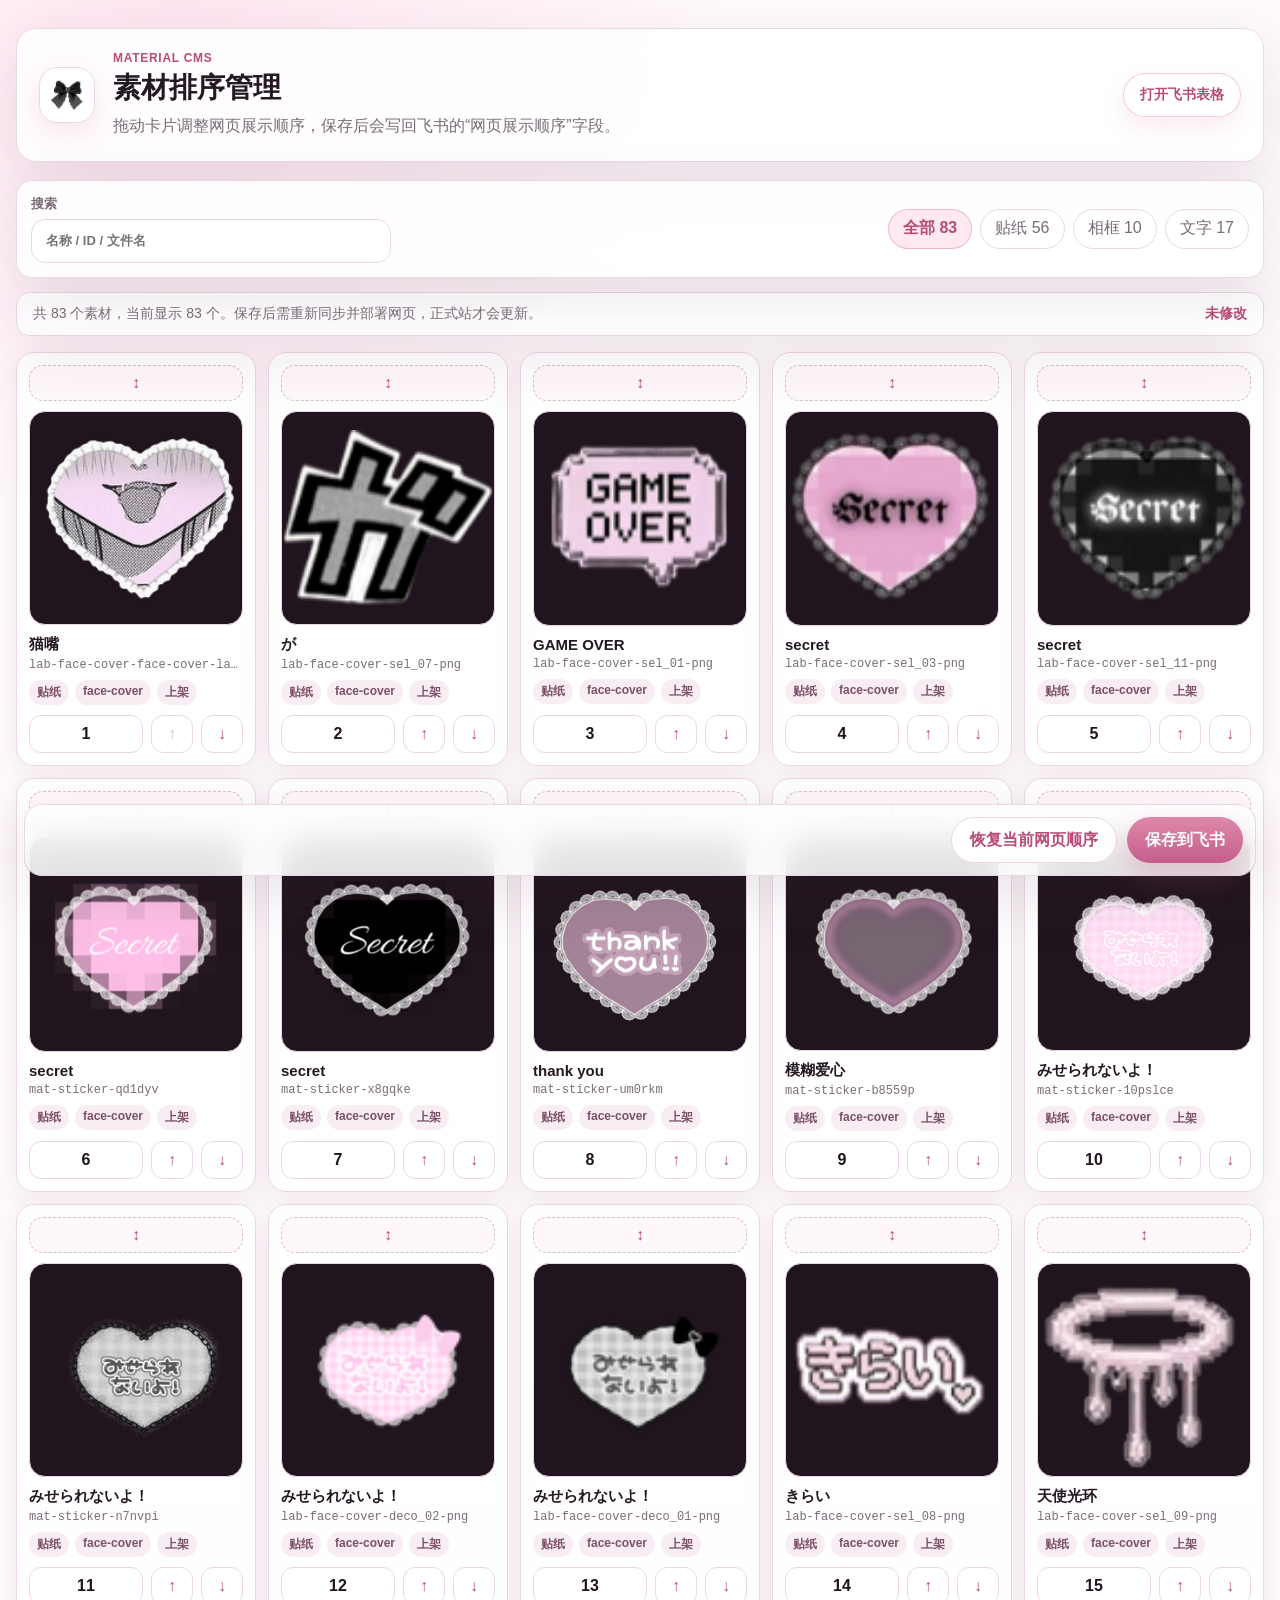
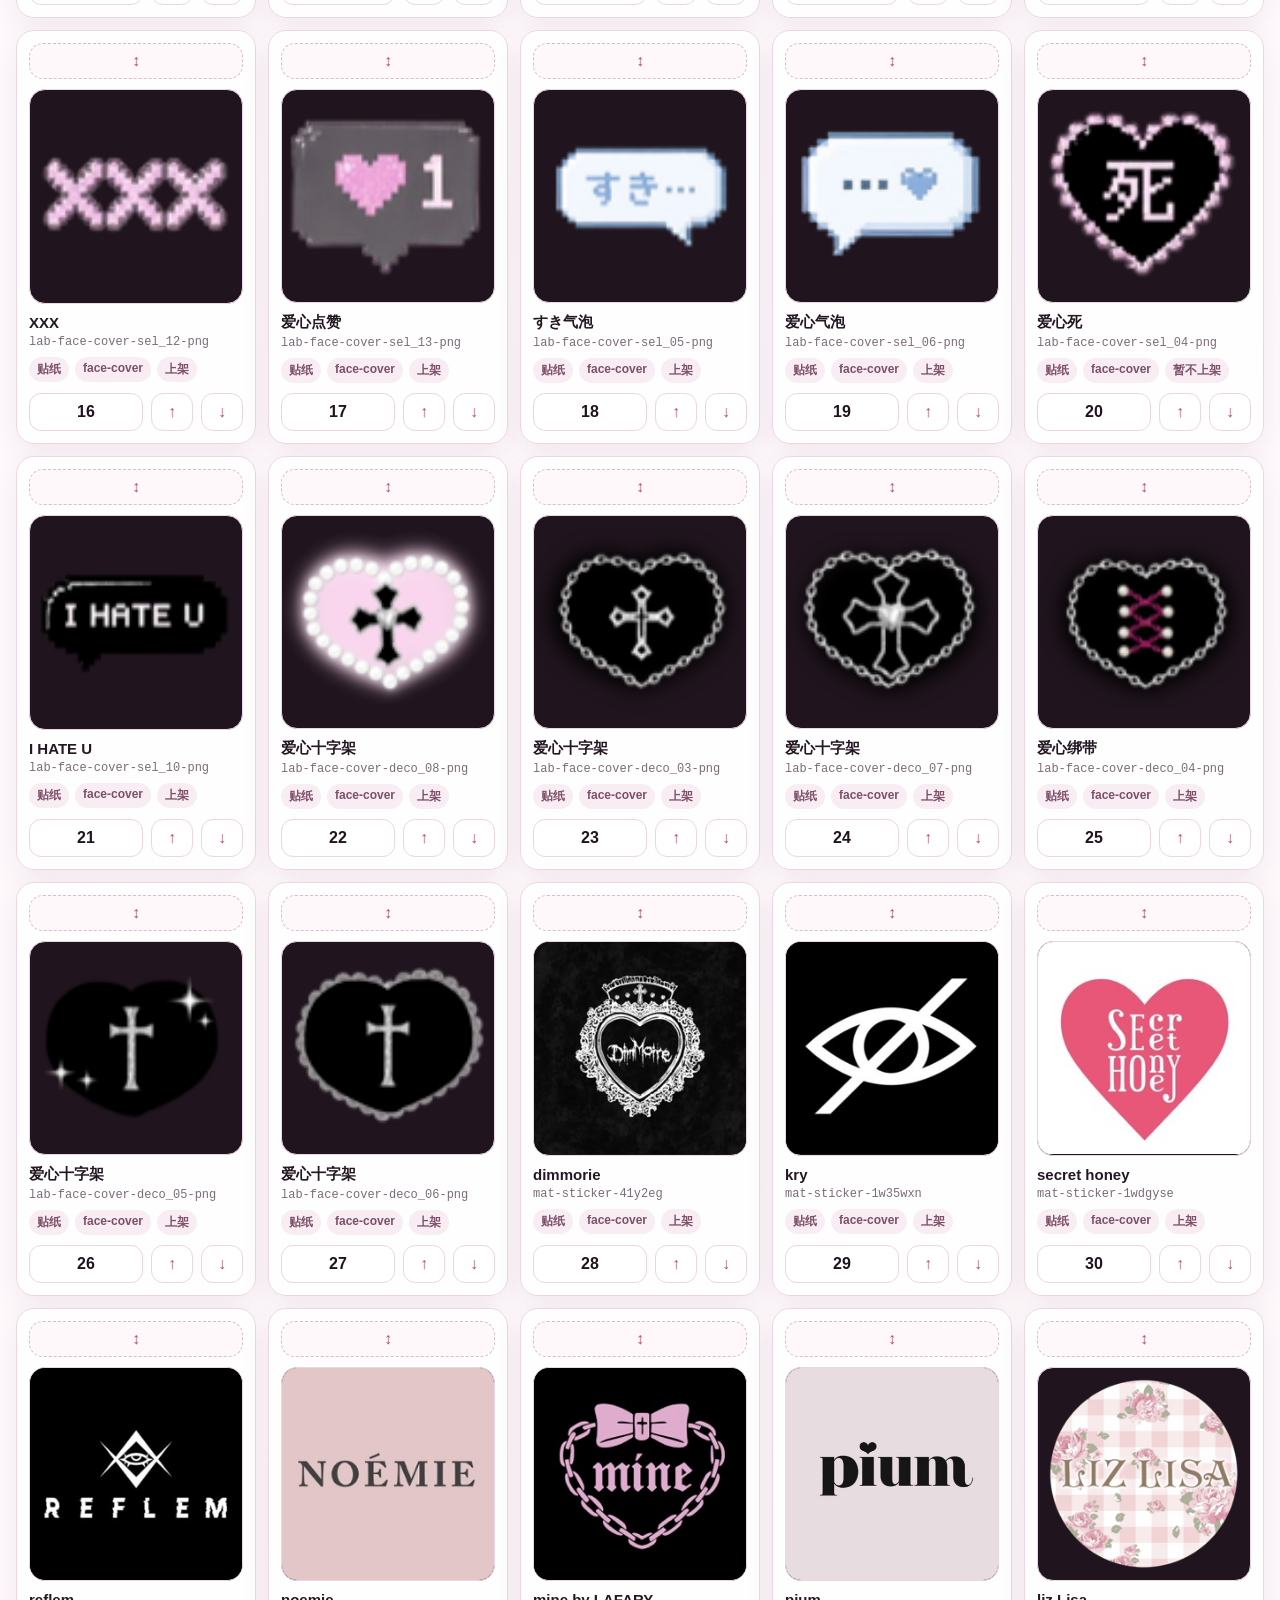
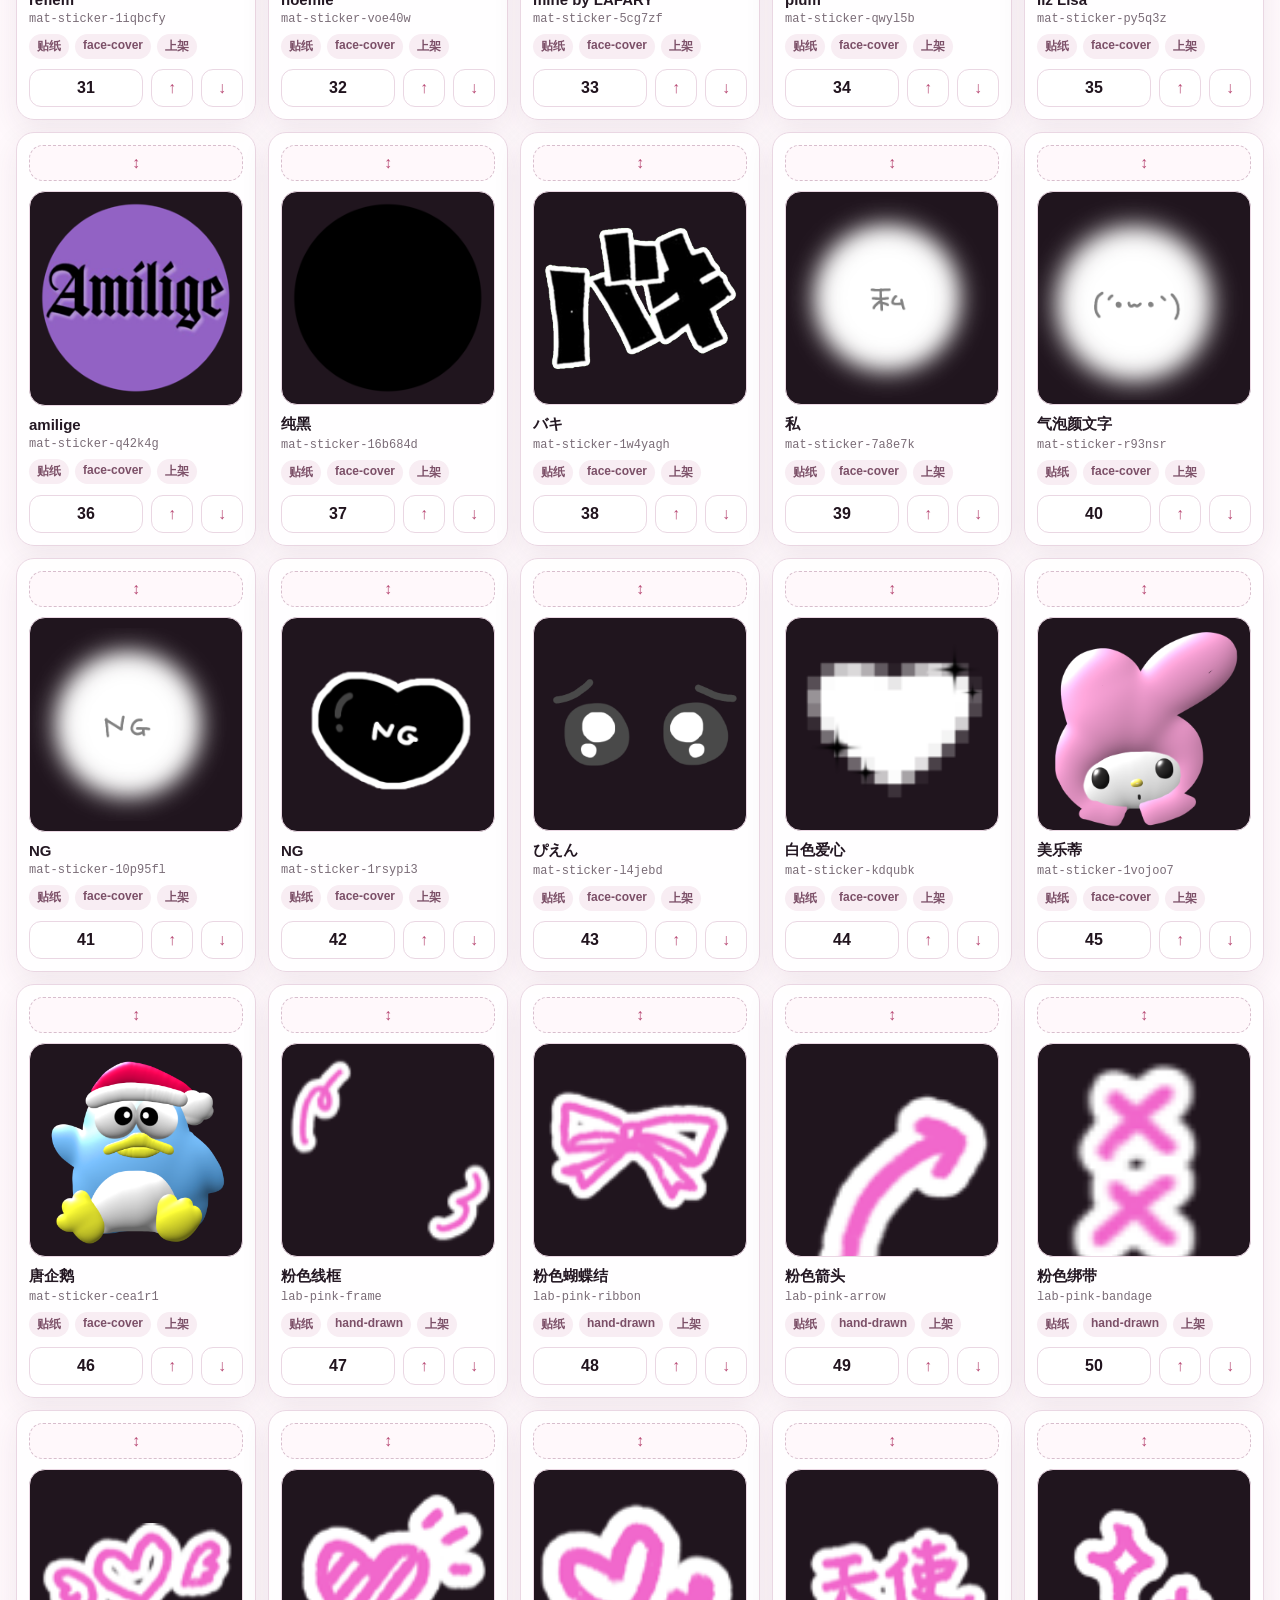
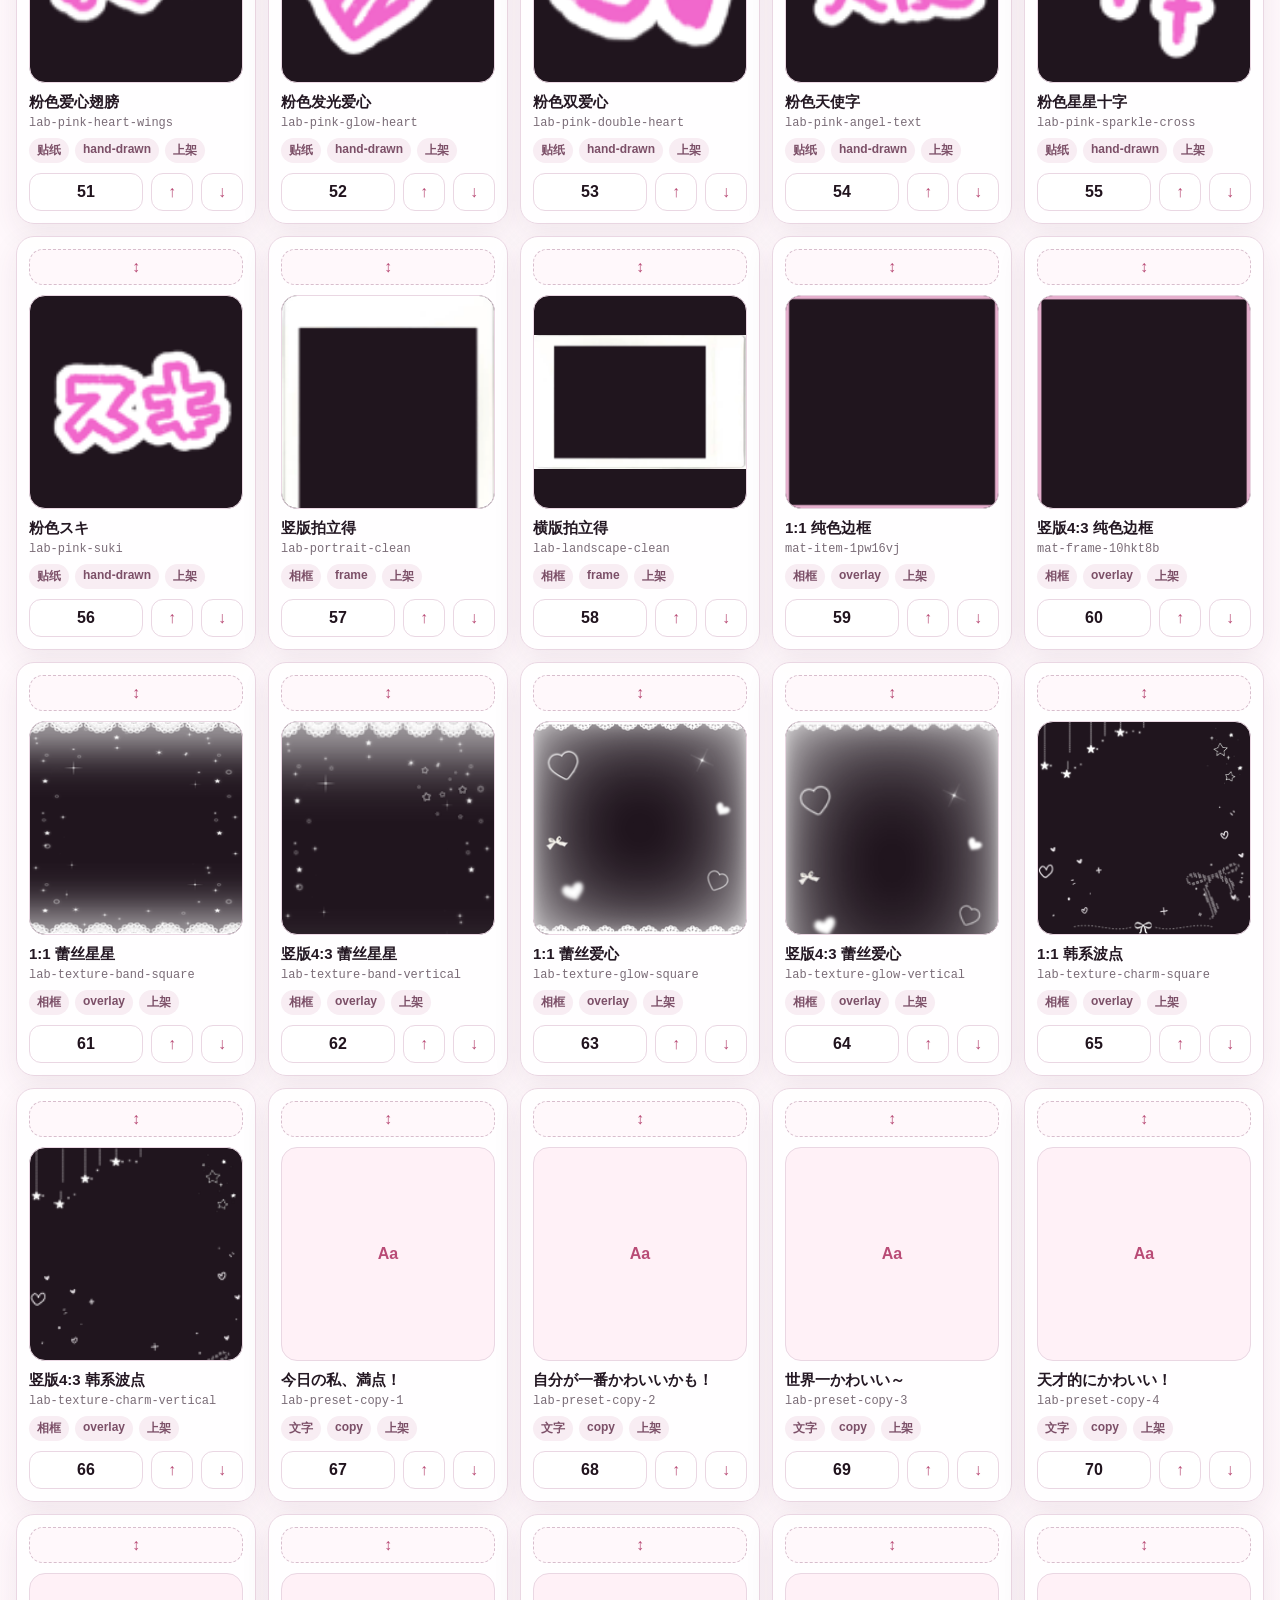
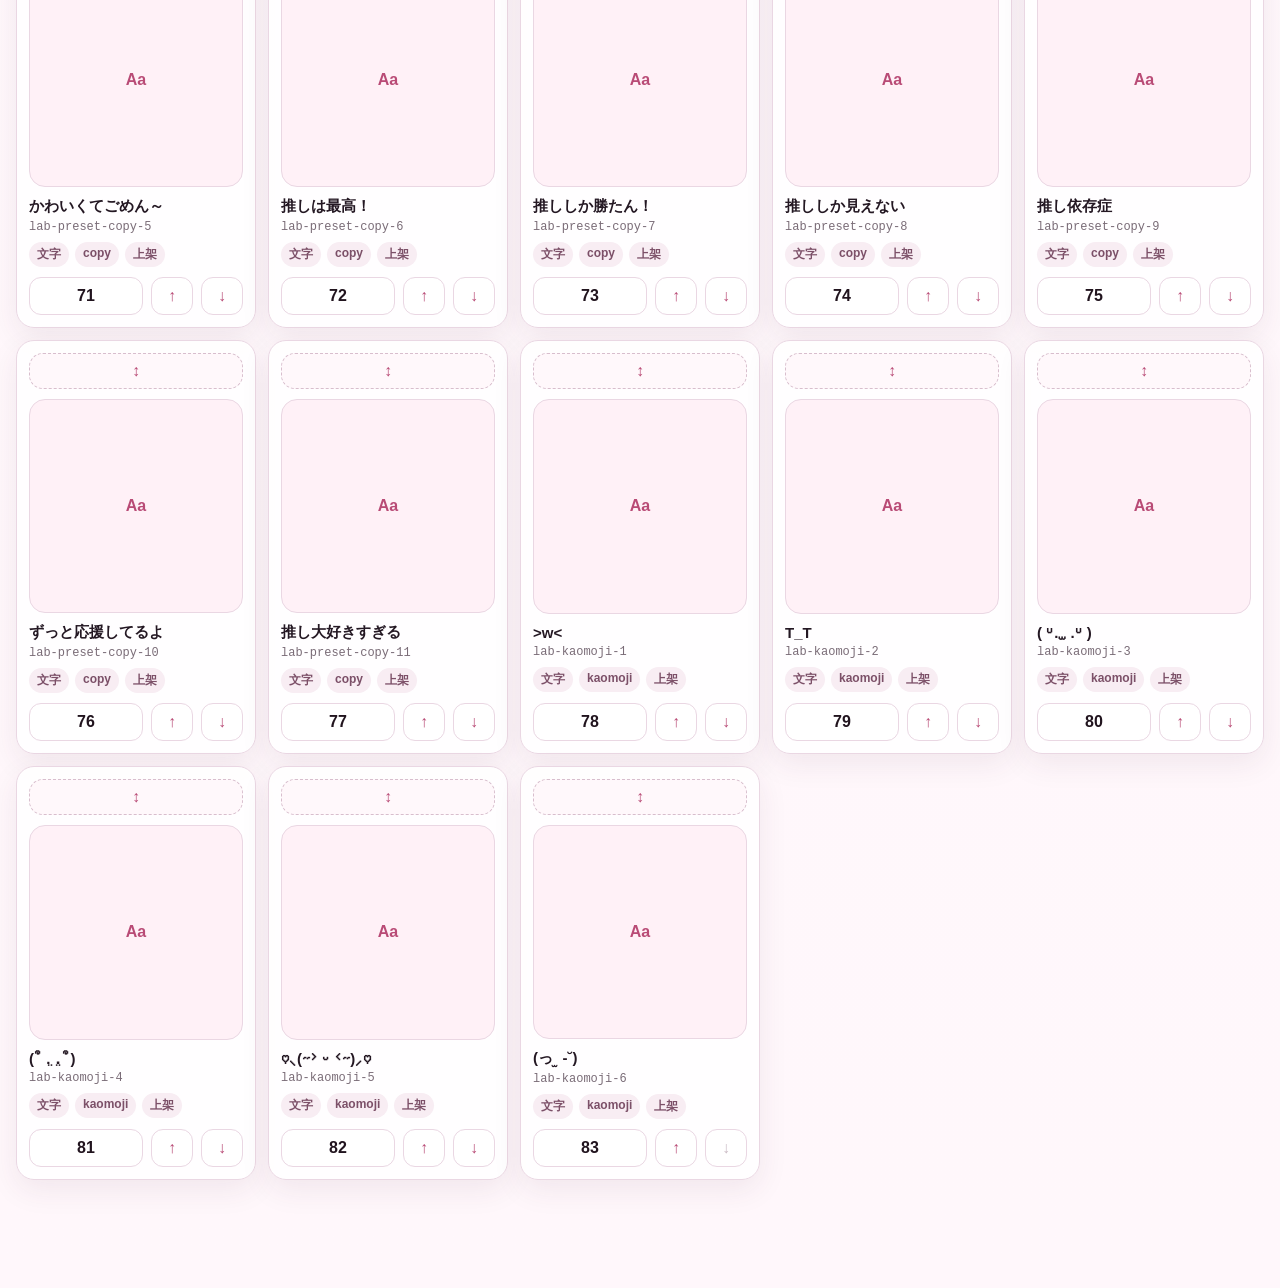
<file: material-sort.html>
<!DOCTYPE html>
<html lang="zh-CN">
  <head>
    <meta charset="UTF-8" />
    <meta name="viewport" content="width=device-width, initial-scale=1.0" />
    <title>素材排序管理 - jiraikei-editor</title>
    <link rel="icon" type="image/png" href="./assets/logo.png" />
    <link rel="stylesheet" href="./styles/material-sort.css" />
  </head>
  <body>
    <script>
      if (window.location.protocol === 'file:') {
        window.location.replace('https://jirai-editor-ux-lab.pages.dev/material-sort');
      }
    </script>
    <main class="sort-shell">
      <header class="sort-header">
        <a class="brand-link" href="./index.html" aria-label="返回编辑器">
          <img src="./assets/logo.png" alt="" />
        </a>
        <div>
          <p class="eyebrow">Material CMS</p>
          <h1>素材排序管理</h1>
          <p class="header-note">拖动卡片调整网页展示顺序，保存后会写回飞书的“网页展示顺序”字段。</p>
        </div>
        <a
          class="feishu-link"
          href="https://fcnc3levok4u.feishu.cn/base/A3cwb8VDaaaAECsA8wOc3gGKnFh?table=tblhl8dRA0HRY9cD&view=vewKsAVbcS"
          target="_blank"
          rel="noopener noreferrer"
        >
          打开飞书表格
        </a>
      </header>

      <section class="toolbar" aria-label="素材筛选">
        <label class="search-box">
          <span>搜索</span>
          <input id="materialSearchInput" type="search" placeholder="名称 / ID / 文件名" autocomplete="off" />
        </label>
        <div class="filter-tabs" id="materialTypeTabs" role="tablist" aria-label="素材类型"></div>
      </section>

      <section class="summary-bar" aria-live="polite">
        <span id="materialSortSummary">读取素材中...</span>
        <span id="materialSaveStatus" class="save-status">未修改</span>
      </section>

      <ol id="materialSortList" class="sort-list" aria-label="素材排序列表"></ol>

      <footer class="action-bar">
        <button id="resetOrderBtn" class="ghost-button" type="button">恢复当前网页顺序</button>
        <button id="saveOrderBtn" class="primary-button" type="button">保存到飞书</button>
      </footer>
    </main>

    <script type="module" src="./src/materialSortAdmin.js"></script>
  </body>
</html>
</file>
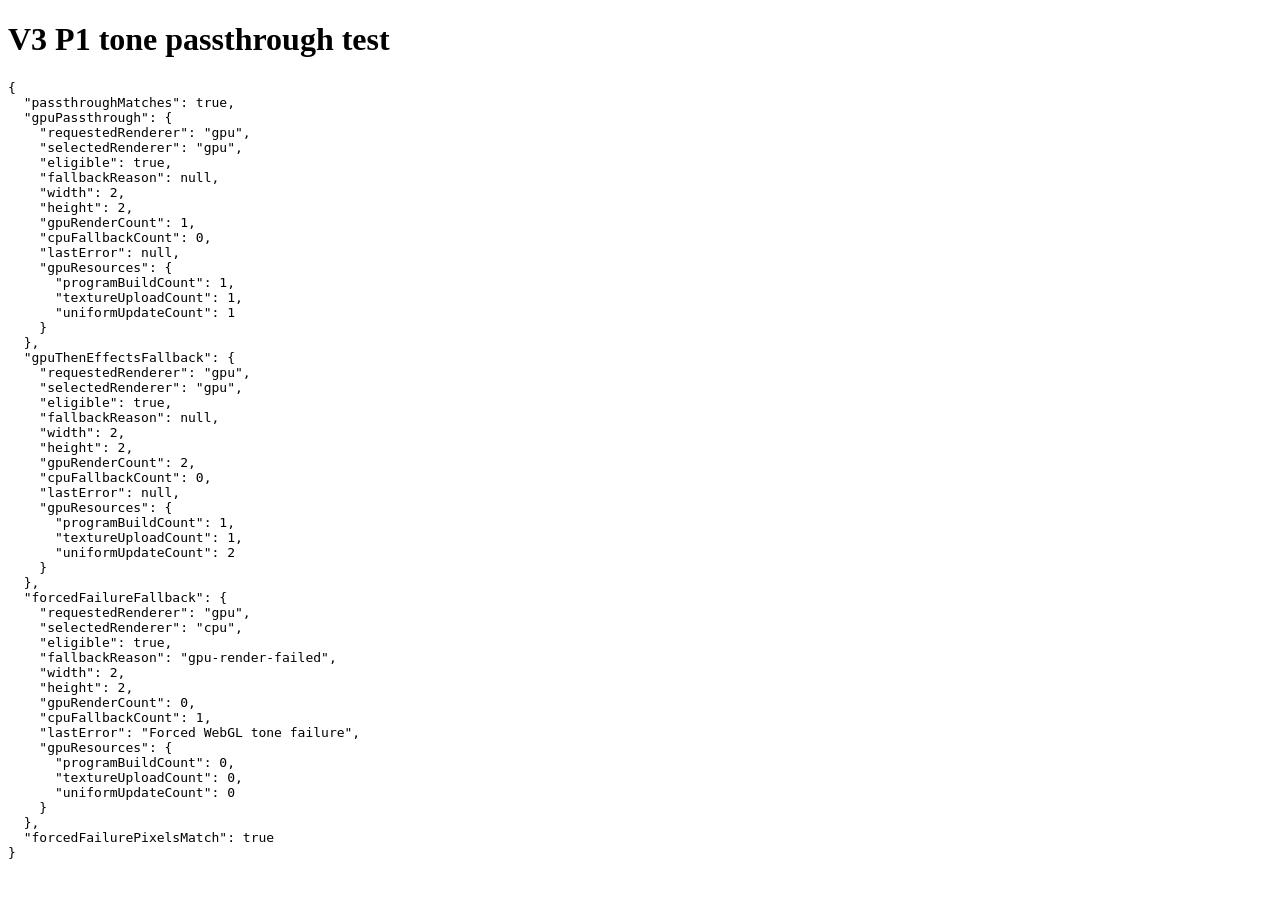
<file: tests/browser/p1-tone-passthrough.html>
<!doctype html>
<html lang="zh-CN">
  <head>
    <meta charset="utf-8" />
    <meta name="viewport" content="width=device-width, initial-scale=1" />
    <title>V3 P1 tone passthrough test</title>
  </head>
  <body>
    <h1>V3 P1 tone passthrough test</h1>
    <pre id="result">running</pre>
    <script type="module" src="./p1-tone-passthrough.js"></script>
  </body>
</html>
</file>
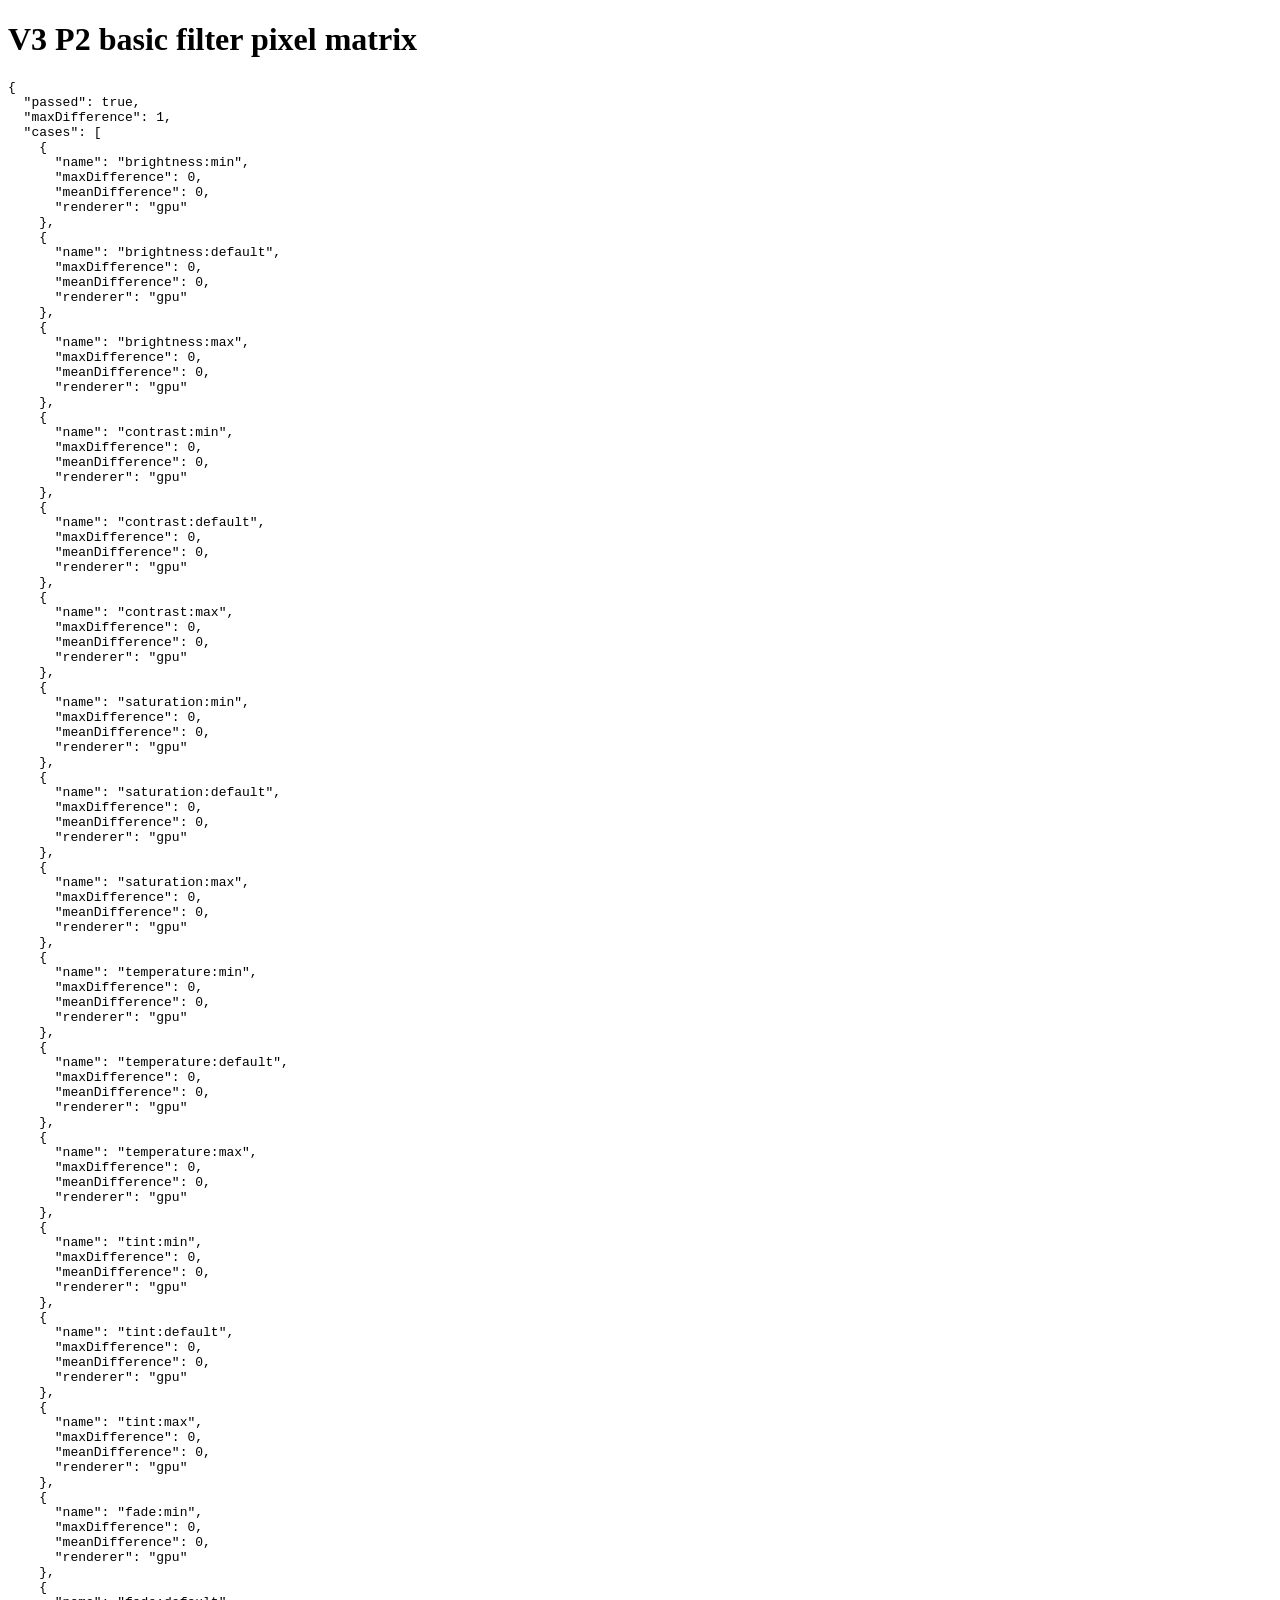
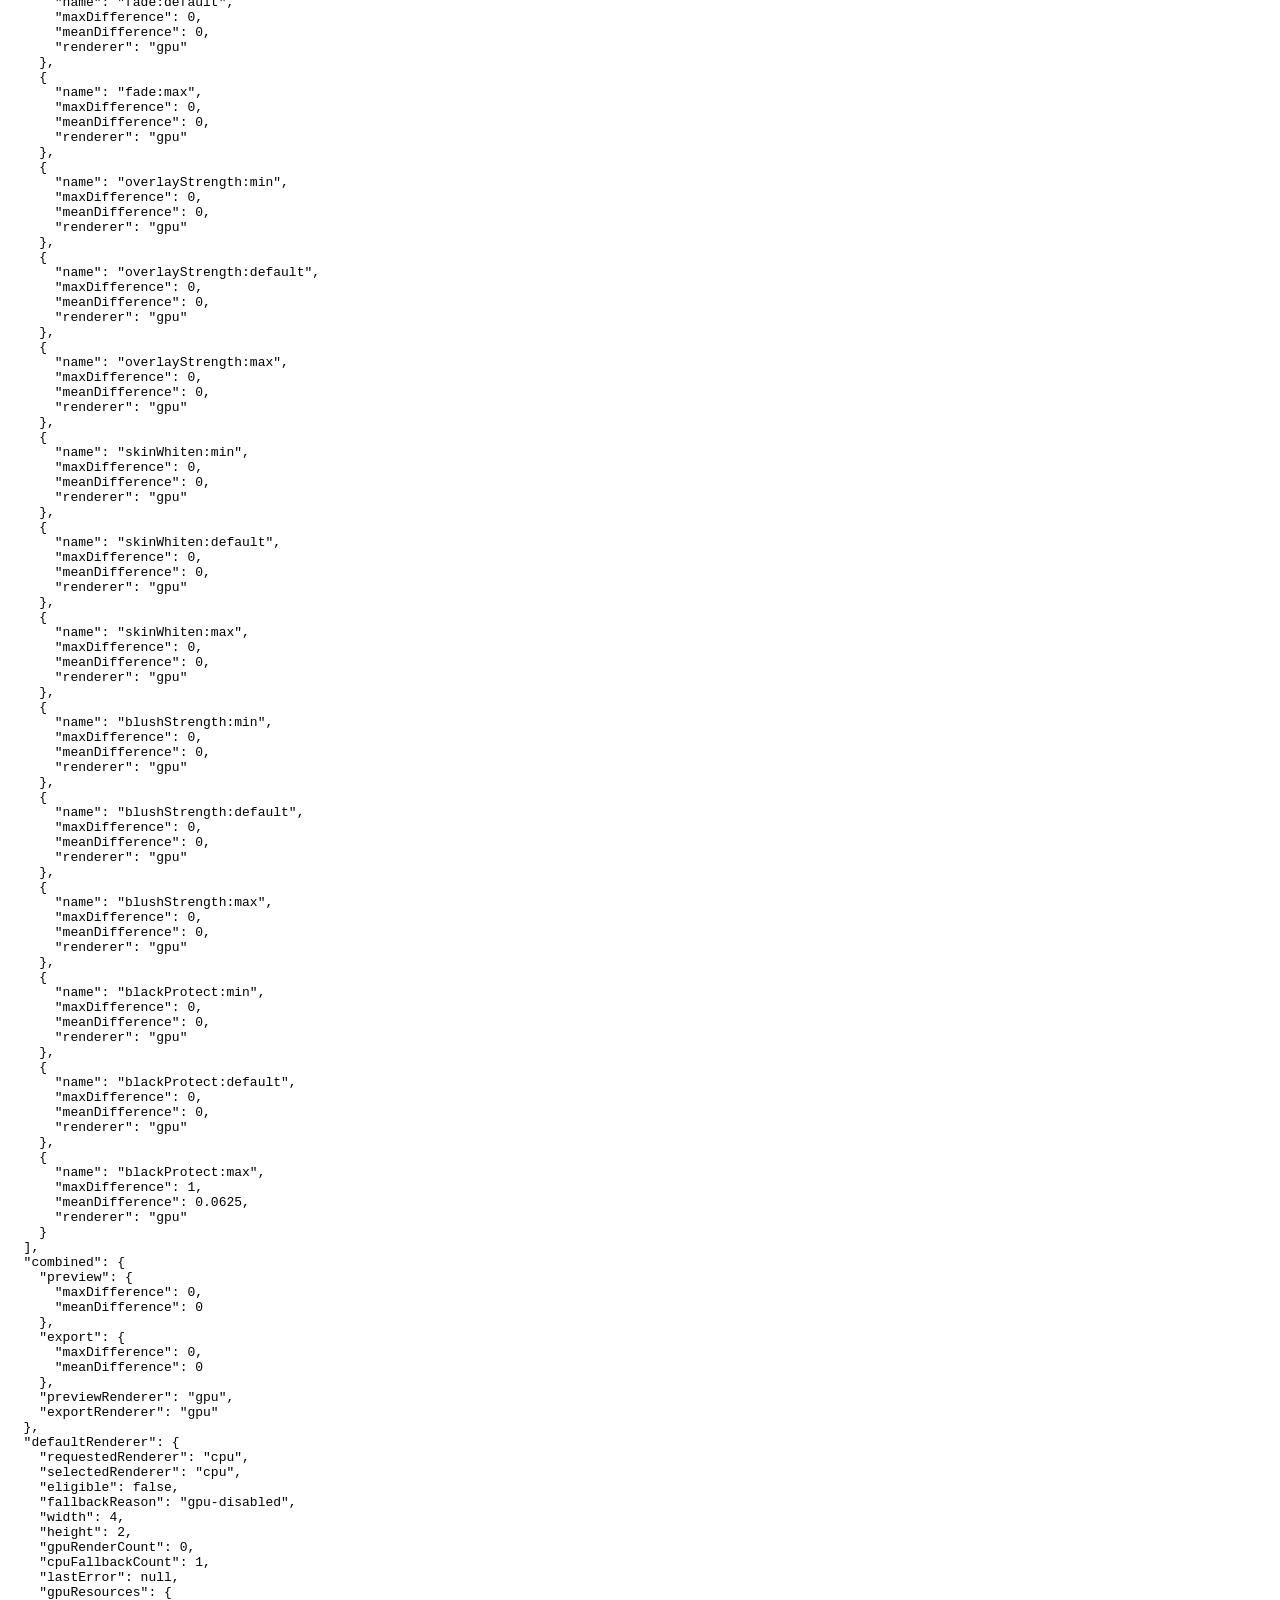
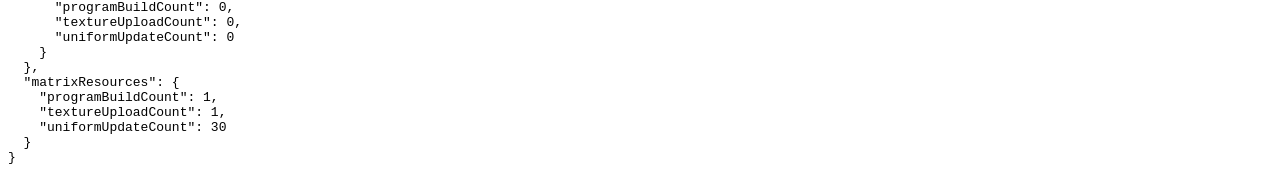
<file: tests/browser/p2-basic-filters.html>
<!doctype html>
<html lang="zh-CN">
  <head>
    <meta charset="utf-8" />
    <meta name="viewport" content="width=device-width, initial-scale=1" />
    <title>V3 P2 basic filter pixel matrix</title>
  </head>
  <body>
    <h1>V3 P2 basic filter pixel matrix</h1>
    <pre id="result">running</pre>
    <script type="module" src="./p2-basic-filters.js"></script>
  </body>
</html>
</file>
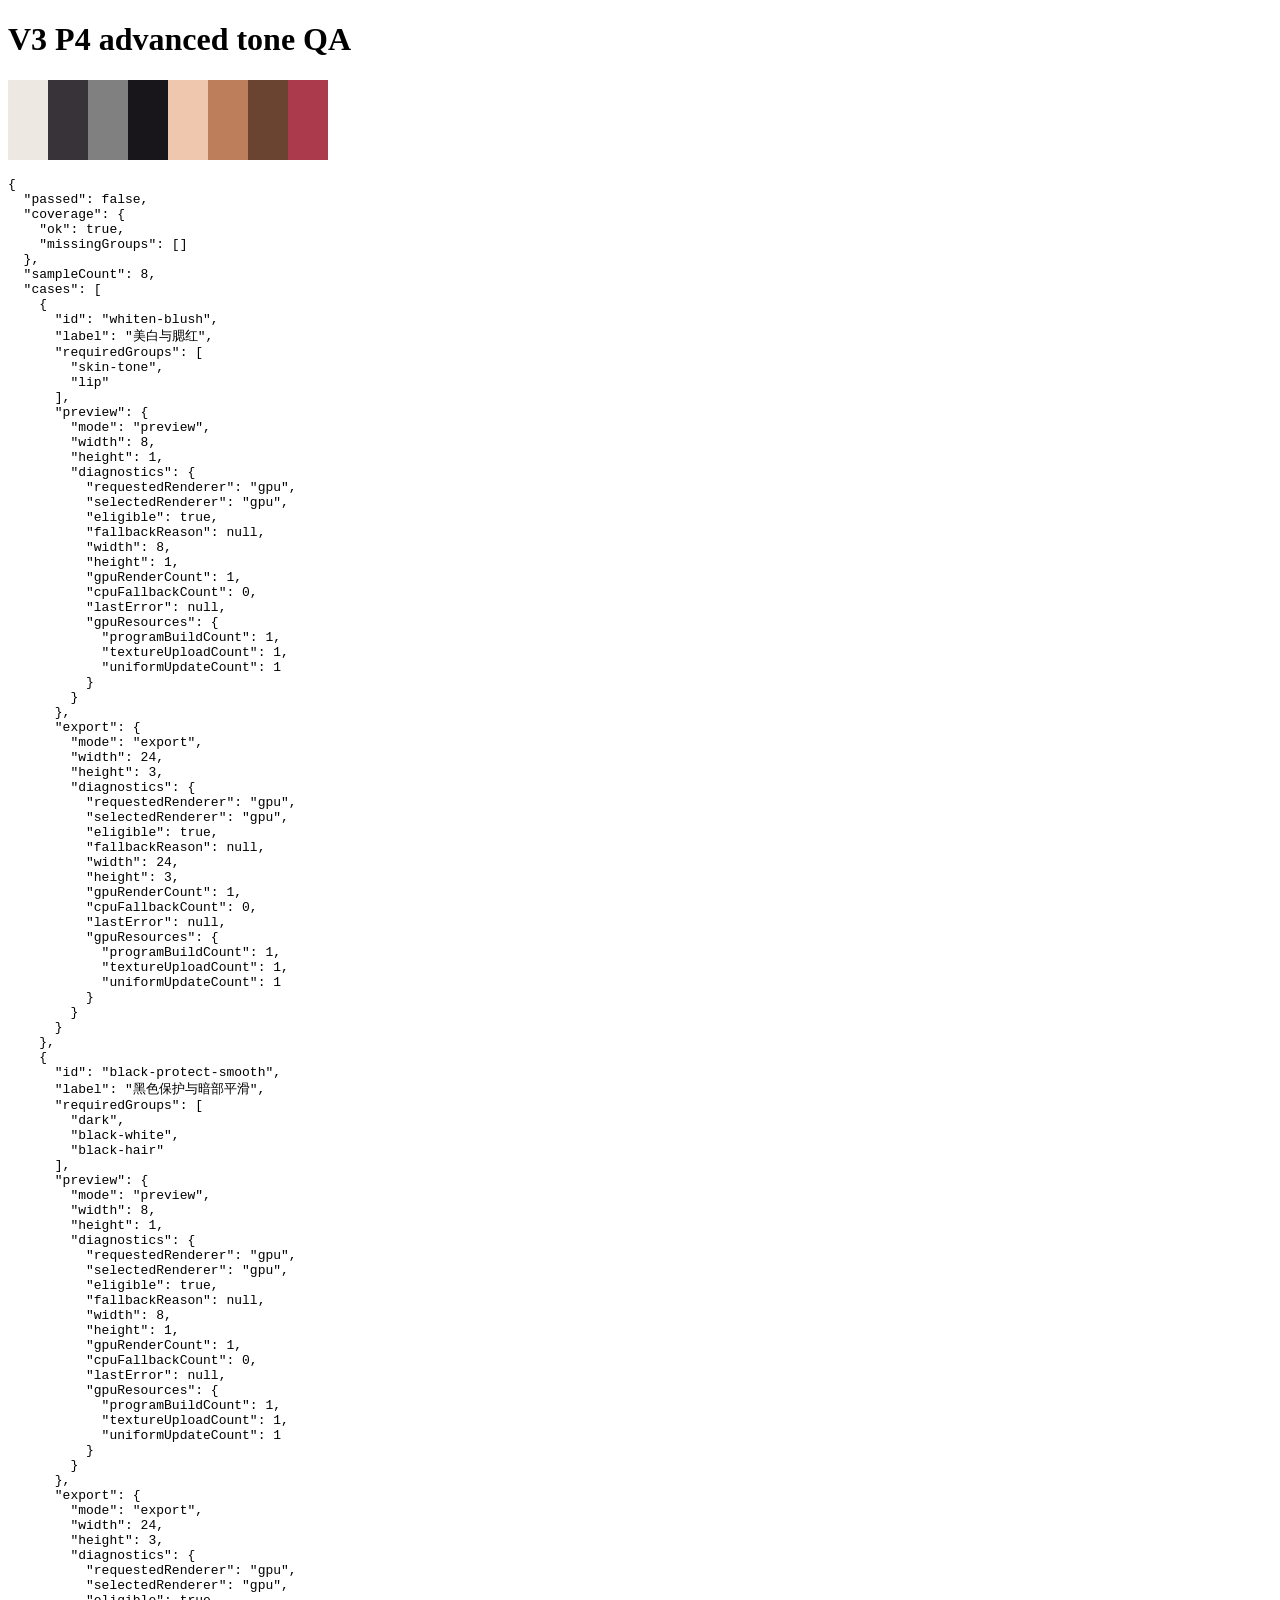
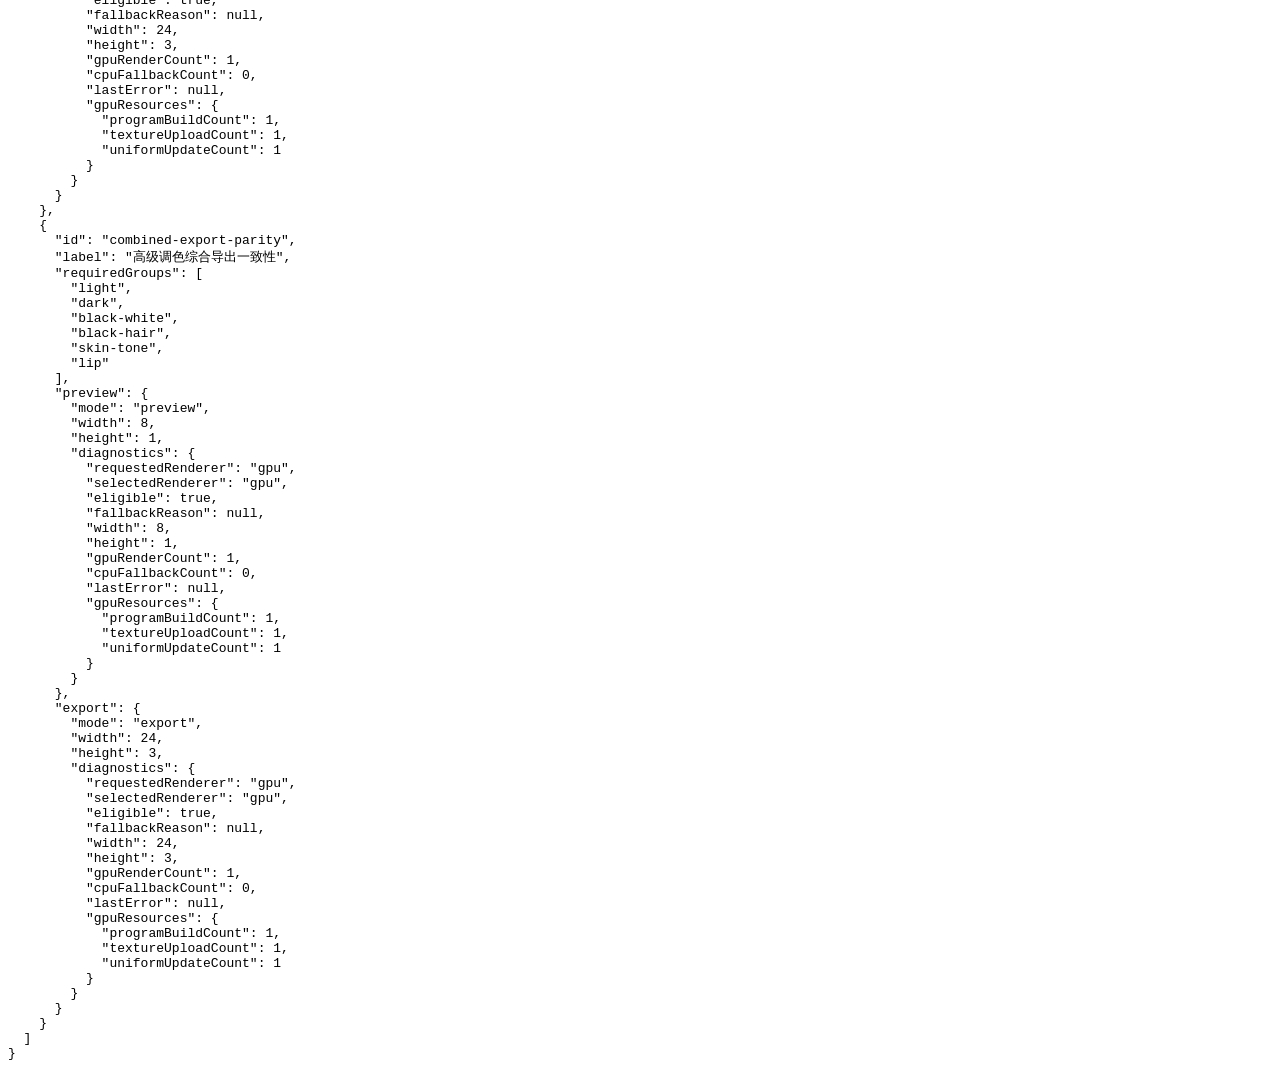
<file: tests/browser/p4-advanced-tone-qa.html>
<!doctype html>
<html lang="zh-CN">
  <head>
    <meta charset="utf-8" />
    <meta name="viewport" content="width=device-width, initial-scale=1" />
    <title>V3 P4 advanced tone QA</title>
  </head>
  <body>
    <h1>V3 P4 advanced tone QA</h1>
    <canvas id="samples" width="320" height="80" aria-label="advanced tone QA sample grid"></canvas>
    <pre id="result">running</pre>
    <script type="module" src="./p4-advanced-tone-qa.js"></script>
  </body>
</html>
</file>
<file: styles/material-sort.css>
:root {
  color-scheme: light;
  --bg: #fff7fb;
  --panel: rgba(255, 255, 255, 0.88);
  --ink: #241823;
  --muted: #7a6c77;
  --line: #ead7e3;
  --accent: #d96f98;
  --accent-strong: #b94b76;
  --dark: #21141e;
  --shadow: 0 18px 60px rgba(77, 38, 63, 0.12);
}

* {
  box-sizing: border-box;
}

body {
  margin: 0;
  min-height: 100vh;
  background:
    radial-gradient(circle at 14% 0%, rgba(255, 222, 236, 0.7), transparent 34rem),
    linear-gradient(180deg, #fffafd 0%, var(--bg) 100%);
  color: var(--ink);
  font-family: -apple-system, BlinkMacSystemFont, "Segoe UI", sans-serif;
}

button,
input {
  font: inherit;
}

.sort-shell {
  width: min(1360px, calc(100% - 32px));
  margin: 0 auto;
  padding: 28px 0 108px;
}

.sort-header,
.toolbar,
.summary-bar,
.action-bar {
  border: 1px solid var(--line);
  background: var(--panel);
  box-shadow: var(--shadow);
  backdrop-filter: blur(18px);
}

.sort-header {
  display: grid;
  grid-template-columns: auto 1fr auto;
  gap: 18px;
  align-items: center;
  padding: 22px;
  border-radius: 20px;
}

.brand-link {
  display: grid;
  width: 56px;
  height: 56px;
  place-items: center;
  border: 1px solid var(--line);
  border-radius: 18px;
  background: #fff;
  box-shadow: 0 10px 28px rgba(217, 111, 152, 0.18);
}

.brand-link img {
  width: 38px;
  height: 38px;
  object-fit: contain;
}

.eyebrow {
  margin: 0 0 4px;
  color: var(--accent-strong);
  font-size: 12px;
  font-weight: 800;
  letter-spacing: 0.06em;
  text-transform: uppercase;
}

h1 {
  margin: 0;
  font-size: 28px;
  letter-spacing: 0;
}

.header-note {
  margin: 6px 0 0;
  color: var(--muted);
  line-height: 1.6;
}

.feishu-link {
  display: inline-flex;
  align-items: center;
  justify-content: center;
  min-height: 44px;
  border: 1px solid rgba(217, 111, 152, 0.34);
  border-radius: 999px;
  padding: 0 16px;
  background: #fff;
  color: var(--accent-strong);
  font-size: 14px;
  font-weight: 800;
  text-decoration: none;
  box-shadow: 0 10px 24px rgba(217, 111, 152, 0.14);
}

.feishu-link:focus-visible {
  outline: 3px solid rgba(217, 111, 152, 0.24);
  outline-offset: 3px;
}

.toolbar {
  position: sticky;
  top: 12px;
  z-index: 5;
  display: grid;
  grid-template-columns: minmax(220px, 360px) 1fr;
  gap: 16px;
  align-items: center;
  margin-top: 18px;
  padding: 14px;
  border-radius: 16px;
}

.search-box {
  display: grid;
  gap: 6px;
  color: var(--muted);
  font-size: 13px;
  font-weight: 700;
}

.search-box input {
  width: 100%;
  min-height: 44px;
  border: 1px solid var(--line);
  border-radius: 14px;
  padding: 0 14px;
  background: #fff;
  color: var(--ink);
  outline: none;
}

.search-box input:focus {
  border-color: rgba(217, 111, 152, 0.8);
  box-shadow: 0 0 0 4px rgba(217, 111, 152, 0.16);
}

.filter-tabs {
  display: flex;
  flex-wrap: wrap;
  gap: 8px;
  justify-content: flex-end;
}

.filter-tab {
  min-height: 40px;
  border: 1px solid var(--line);
  border-radius: 999px;
  padding: 0 14px;
  background: #fff;
  color: var(--muted);
  cursor: pointer;
}

.filter-tab.active {
  border-color: rgba(217, 111, 152, 0.4);
  background: #ffe9f1;
  color: var(--accent-strong);
  font-weight: 800;
}

.summary-bar {
  display: flex;
  justify-content: space-between;
  gap: 12px;
  margin-top: 14px;
  padding: 12px 16px;
  border-radius: 14px;
  color: var(--muted);
  font-size: 14px;
}

.save-status {
  color: var(--accent-strong);
  font-weight: 800;
  text-align: right;
}

.sort-list {
  display: grid;
  grid-template-columns: repeat(5, minmax(0, 1fr));
  gap: 12px;
  margin: 16px 0 0;
  padding: 0;
  list-style: none;
}

.sort-item {
  display: grid;
  grid-template-columns: 1fr;
  gap: 10px;
  align-items: stretch;
  min-height: 260px;
  border: 1px solid var(--line);
  border-radius: 18px;
  padding: 12px;
  background: rgba(255, 255, 255, 0.92);
  box-shadow: 0 10px 30px rgba(77, 38, 63, 0.08);
}

.sort-item.dragging {
  opacity: 0.5;
}

.sort-item.drop-before {
  box-shadow: inset 4px 0 0 var(--accent), 0 10px 30px rgba(77, 38, 63, 0.08);
}

.sort-item.drop-after {
  box-shadow: inset -4px 0 0 var(--accent), 0 10px 30px rgba(77, 38, 63, 0.08);
}

.sort-handle {
  display: grid;
  min-height: 36px;
  place-items: center;
  border: 1px dashed #d8becd;
  border-radius: 14px;
  background: #fff8fb;
  color: var(--accent-strong);
  cursor: grab;
  user-select: none;
}

.sort-item:active .sort-handle {
  cursor: grabbing;
}

.sort-thumb {
  display: grid;
  width: 100%;
  aspect-ratio: 1;
  place-items: center;
  overflow: hidden;
  border: 1px solid var(--line);
  border-radius: 16px;
  background: #20151e;
}

.sort-thumb img {
  width: 100%;
  height: 100%;
  object-fit: contain;
}

.sort-thumb.text-thumb {
  background: #fff1f7;
  color: var(--accent-strong);
  font-weight: 900;
}

.sort-title {
  min-width: 0;
}

.sort-title strong,
.sort-title code {
  display: block;
  overflow: hidden;
  text-overflow: ellipsis;
  white-space: nowrap;
}

.sort-title strong {
  font-size: 15px;
}

.sort-title code {
  margin-top: 4px;
  color: var(--muted);
  font-size: 12px;
}

.sort-meta {
  display: flex;
  flex-wrap: wrap;
  gap: 6px;
  margin-top: 8px;
}

.sort-chip {
  border-radius: 999px;
  padding: 4px 8px;
  background: #f8edf3;
  color: #7c5068;
  font-size: 12px;
  font-weight: 700;
}

.sort-actions {
  display: grid;
  grid-template-columns: 1fr 42px 42px;
  gap: 8px;
  margin-top: auto;
}

.order-badge,
.move-button {
  display: grid;
  min-width: 38px;
  min-height: 38px;
  place-items: center;
  border: 1px solid var(--line);
  border-radius: 12px;
  background: #fff;
}

.order-badge {
  color: var(--dark);
  font-weight: 900;
}

.move-button {
  color: var(--accent-strong);
  cursor: pointer;
}

.move-button:disabled {
  color: #cbbbc5;
  cursor: not-allowed;
}

.action-bar {
  position: fixed;
  right: 24px;
  bottom: 24px;
  left: 24px;
  display: flex;
  justify-content: flex-end;
  gap: 10px;
  width: min(1360px, calc(100% - 48px));
  margin: 0 auto;
  padding: 12px;
  border-radius: 18px;
}

.primary-button,
.ghost-button {
  min-height: 46px;
  border-radius: 999px;
  padding: 0 18px;
  cursor: pointer;
  font-weight: 800;
}

.primary-button {
  border: 0;
  background: linear-gradient(180deg, #df88aa, #c35e8a);
  color: #fff;
  box-shadow: 0 12px 28px rgba(195, 94, 138, 0.28);
}

.ghost-button {
  border: 1px solid var(--line);
  background: #fff;
  color: var(--accent-strong);
}

.empty-state {
  grid-column: 1 / -1;
  border: 1px dashed var(--line);
  border-radius: 18px;
  padding: 34px 16px;
  background: rgba(255, 255, 255, 0.7);
  color: var(--muted);
  text-align: center;
}

@media (max-width: 1180px) {
  .sort-list {
    grid-template-columns: repeat(4, minmax(0, 1fr));
  }
}

@media (max-width: 940px) {
  .sort-header {
    grid-template-columns: auto 1fr;
  }

  .feishu-link {
    grid-column: 1 / -1;
    width: 100%;
  }

  .sort-list {
    grid-template-columns: repeat(3, minmax(0, 1fr));
  }
}

@media (max-width: 760px) {
  .sort-shell {
    width: min(100% - 20px, 560px);
    padding-top: 14px;
  }

  .sort-header {
    grid-template-columns: auto 1fr;
    padding: 16px;
  }

  h1 {
    font-size: 22px;
  }

  .toolbar {
    position: static;
    grid-template-columns: 1fr;
  }

  .filter-tabs {
    justify-content: flex-start;
  }

  .sort-list {
    grid-template-columns: repeat(2, minmax(0, 1fr));
  }

  .sort-item {
    min-height: 232px;
  }

  .sort-actions {
    grid-template-columns: 1fr 1fr 1fr;
  }

  .action-bar {
    right: 10px;
    bottom: 10px;
    left: 10px;
    width: auto;
  }
}

@media (max-width: 460px) {
  .sort-list {
    grid-template-columns: 1fr;
  }
}
</file>
